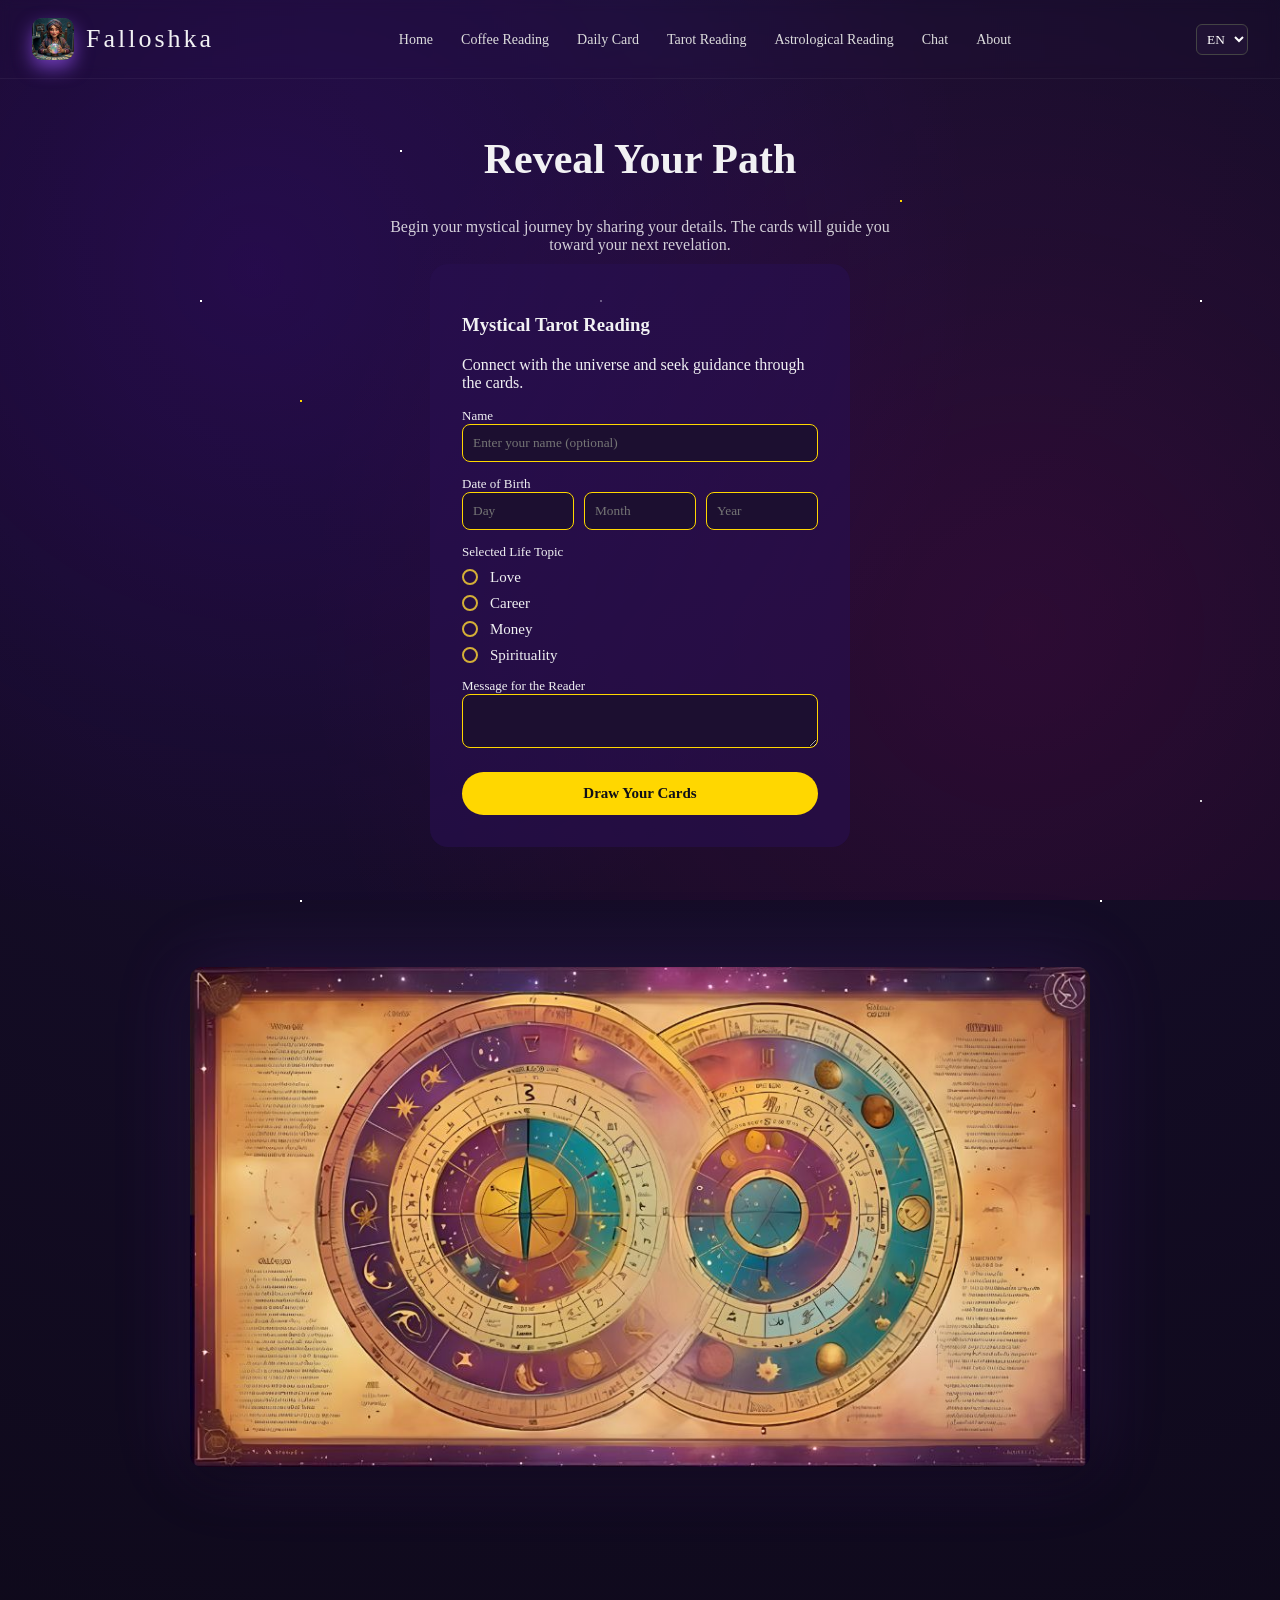
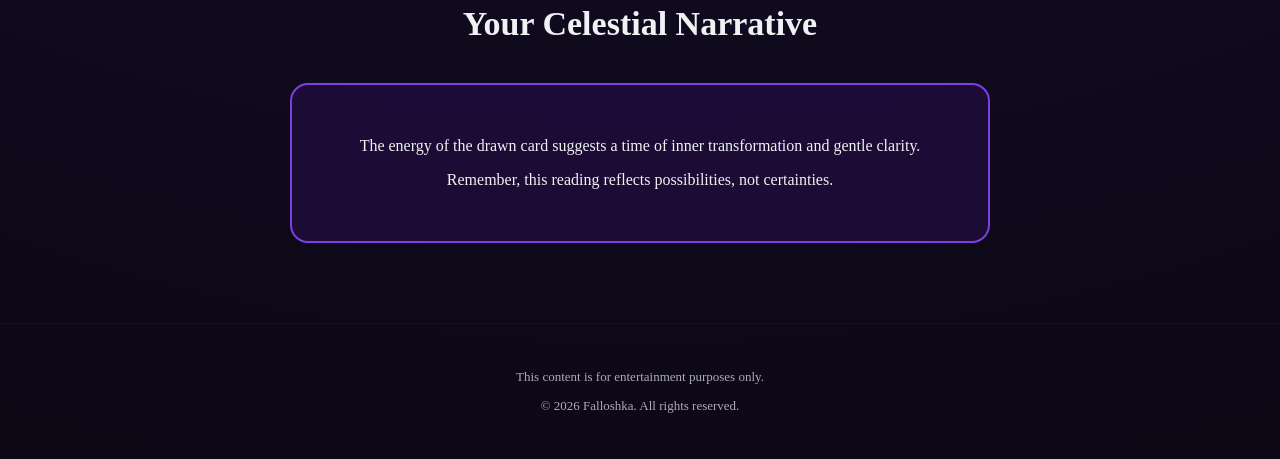
<file: astro-reading.html>
<!DOCTYPE html>
<html lang="en">

<head>
  <!-- Google tag (gtag.js) -->
  <script async src="https://www.googletagmanager.com/gtag/js?id=G-GD12TT6BWK"></script>
  <script>
    window.dataLayer = window.dataLayer || [];
    function gtag() { dataLayer.push(arguments); }
    gtag('js', new Date());

    gtag('config', 'G-GD12TT6BWK');
  </script>
  <meta charset="UTF-8">
  <title>Falloshka – Astrological Reading</title>
  <!-- ✅ Favicon (ADD HERE) -->
  <link rel="apple-touch-icon" sizes="180x180" href="images/apple-touch-icon.png">
  <link rel="icon" type="image/png" sizes="32x32" href="images/favicon-32x32.png">
  <link rel="icon" type="image/png" sizes="16x16" href="images/favicon-16x16.png">
  <link rel="icon" href="images/favicon.ico">
  <link rel="manifest" href="images/site.webmanifest">
  <meta name="viewport" content="width=device-width, initial-scale=1.0">
  <link rel="stylesheet" href="style.css">
</head>

<body class="page-astro">
    <div class="stars"></div>
    <div class="stars2"></div>
    <div class="stars3"></div>
    <div id="meteor-container"></div> 

  <header class="navbar">
    <a href="index.html" class="brand">
      <img src="images/logo.jpg" alt="Falloshka Logo" class="logo">
      <span>Falloshka</span>
    </a>
    <!-- ✅ HAMBURGER -->

    <button class="hamburger" id="hamburger">
      <span></span>
      <span></span>
      <span></span>
    </button>


    <!-- ✅ NAV -->
    <nav id="navMenu">
      <a href="index.html" data-i18n="navHome">Home</a>
      <a href="coffee.html" data-i18n="navCoffee">Coffee Reading</a>
      <a href="daily-card.html" data-i18n="navDaily">Daily Card</a>
      <a href="tarot-reading.html" data-i18n="navTarot">Tarot Reading</a>
      <a href="astro-reading.html" data-i18n="navAstro">Astrological Reading</a>
      <a href="chat.html" data-i18n="navChat">Chat</a>
      <a href="about.html" data-i18n="navAbout">About</a>
    </nav>

    <select id="languageSelector">
      <option value="en">EN</option>
      <option value="tr">TR</option>
      <option value="de">DE</option>
      <option value="sr">SR</option>
      <option value="sk">SK</option>
    </select>
  </header>

  <!-- HERO -->
  <section class="hero">
    <h1 data-i18n="readingHeroTitle">Reveal Your Path</h1>
    <p data-i18n="readingHeroText">
      Begin your mystical journey by sharing your details.
      The cards will guide you toward your next revelation.
    </p>
  </section>

  <!-- FORM -->
  <section class="reading-form">
    <div class="form-box">
      <h3 data-i18n="readingFormTitle">Mystical Tarot Reading</h3>
      <p data-i18n="readingFormSubtitle">
        Connect with the universe and seek guidance through the cards.
      </p>

      <label data-i18n="readingLabelName">Name</label>
      <input id="userName" type="text" data-i18n-placeholder="readingPhName" placeholder="">

      <label data-i18n="readingLabelDob">Date of Birth</label>
      <div class="dob">
        <input id="birthDay" type="text" data-i18n-placeholder="readingPhDay" placeholder="">
        <input id="birthMonth" type="text" data-i18n-placeholder="readingPhMonth" placeholder="">
        <input id="birthYear" type="text" data-i18n-placeholder="readingPhYear" placeholder="">
      </div>


      <label data-i18n="readingLabelTopic">Selected Life Topic *</label>

      <div class="radio-group">
        <label class="custom-radio">
          <input type="radio" name="topic" value="love">
          <span class="radio-circle"></span>
          <span class="radio-text" data-i18n="readingTopicLove">Love</span>
        </label>

        <label class="custom-radio">
          <input type="radio" name="topic" value="career">
          <span class="radio-circle"></span>
          <span class="radio-text" data-i18n="readingTopicCareer">Career</span>
        </label>

        <label class="custom-radio">
          <input type="radio" name="topic" value="money">
          <span class="radio-circle"></span>
          <span class="radio-text" data-i18n="readingTopicMoney">Money</span>
        </label>

        <label class="custom-radio">
          <input type="radio" name="topic" value="spiritual">
          <span class="radio-circle"></span>
          <span class="radio-text" data-i18n="readingTopicSpiritual">Spirituality</span>
        </label>
      </div>



      <label data-i18n="readingLabelMessage">Message for the Reader</label>
      <textarea id="userMessage" data-i18n-placeholder="readingPhMessage" placeholder="">
    </textarea>
      <button id="astroSubmit" class="primary-btn full" data-i18n="readingBtnDraw">
        Draw Your Cards
      </button>
    </div>
  </section>

  <!-- ASTROLOGY CHART IMAGE -->
  <section class="astro-visual">
    <img src="images/astrology-wheel.jpg" alt="Astrological Chart">
  </section>



  <!-- RESULT -->
  <section class="result">
    <h2 data-i18n="readingResultTitle">Your Celestial Narrative</h2>
    <div class="result-box">
      <p id="astroResult" data-i18n="readingResultText">
        The energy of the drawn card suggests a time of inner transformation and gentle clarity.
      </p>
      <p data-i18n="readingResultNote">
        Remember, this reading reflects possibilities, not certainties.
      </p>
    </div>
  </section>

  <footer>
    <p data-i18n="footerText">
      This content is for entertainment purposes only.
    </p>
    <p>
      © 2026 Falloshka. All rights reserved.
    </p>
  </footer>

  <!-- ✅ TEK JS DOSYASI -->
  <script src="main.js"></script>
  <!-- CARD INFO MODAL -->
  <div id="cardModal" class="modal hidden">
    <div class="modal-content">
      <button id="closeModal" class="modal-close">×</button>
      <h3 id="modalTitle"></h3>
      <p id="modalText"></p>
    </div>
  </div>
</body>

</html>
</file>
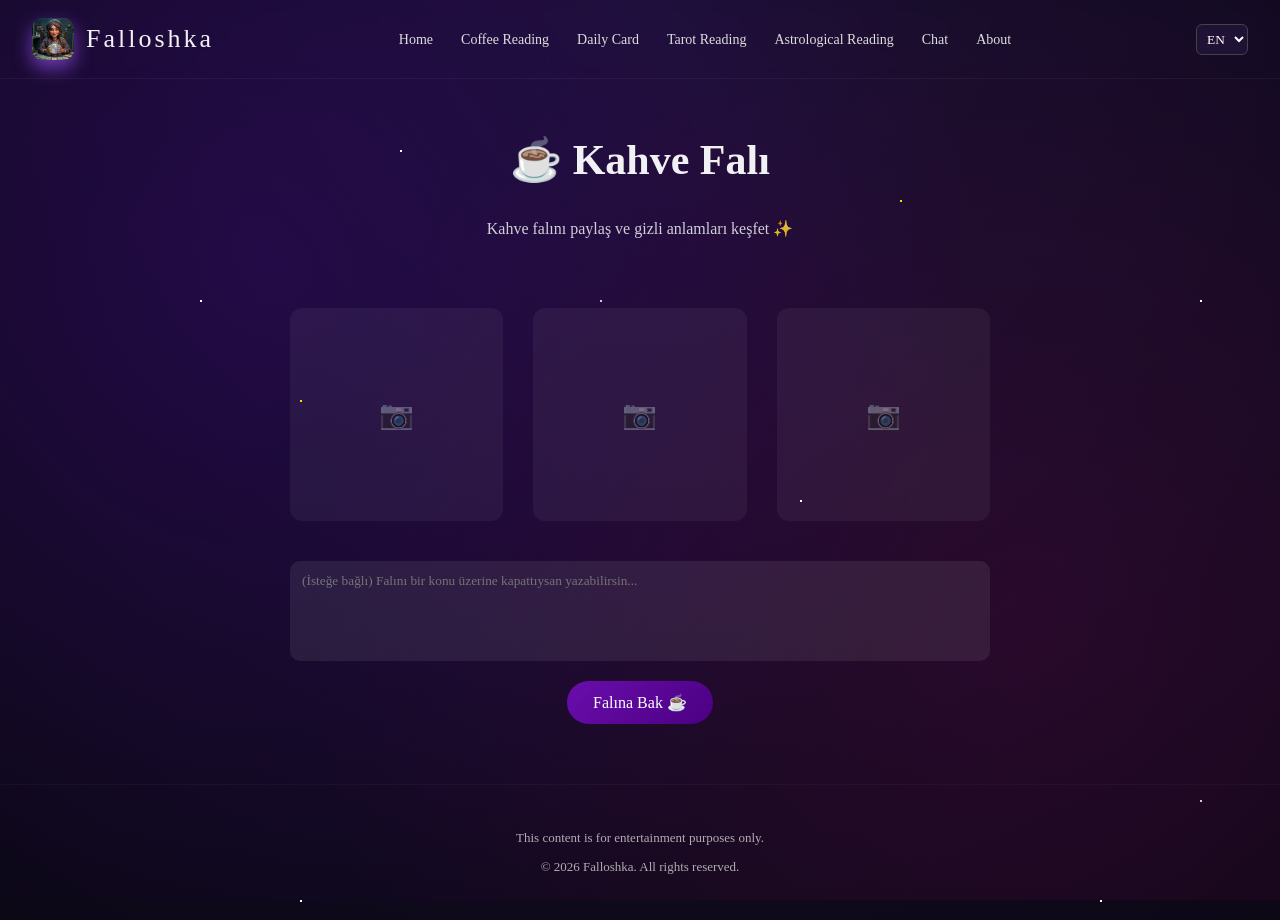
<file: coffee.html>
<!DOCTYPE html>
<html lang="en">

<head>
  <!-- Google tag -->
  <script async src="https://www.googletagmanager.com/gtag/js?id=G-GD12TT6BWK"></script>
  <script>
    window.dataLayer = window.dataLayer || [];
    function gtag() { dataLayer.push(arguments); }
    gtag('js', new Date());
    gtag('config', 'G-GD12TT6BWK');
  </script>

  <meta charset="UTF-8">
  <meta name="viewport" content="width=device-width, initial-scale=1.0">
  <title>Coffee Reading</title>
  <!-- ✅ Favicon (ADD HERE) -->
  <link rel="apple-touch-icon" sizes="180x180" href="images/apple-touch-icon.png">
  <link rel="icon" type="image/png" sizes="32x32" href="images/favicon-32x32.png">
  <link rel="icon" type="image/png" sizes="16x16" href="images/favicon-16x16.png">
  <link rel="icon" href="images/favicon.ico">
  <link rel="manifest" href="images/site.webmanifest">

  <link rel="stylesheet" href="style.css">
</head>

<body class="page-coffee">
    <div class="stars"></div>
    <div class="stars2"></div>
    <div class="stars3"></div>
    <div id="meteor-container"></div>
  <!-- ✅ HEADER -->
  <header class="navbar">
    <a href="index.html" class="brand">
      <img src="images/logo.jpg" class="logo">
      <span>Falloshka</span>
    </a>

    <button class="hamburger" id="hamburger">
      <span></span>
      <span></span>
      <span></span>
    </button>

    <!-- ✅ NAV -->
    <nav id="navMenu">
      <a href="index.html" data-i18n="navHome">Home</a>
      <a href="coffee.html" data-i18n="navCoffee">Coffee Reading</a>
      <a href="daily-card.html" data-i18n="navDaily">Daily Card</a>
      <a href="tarot-reading.html" data-i18n="navTarot">Tarot Reading</a>
      <a href="astro-reading.html" data-i18n="navAstro">Astrological Reading</a>
      <a href="chat.html" data-i18n="navChat">Chat</a>
      <a href="about.html" data-i18n="navAbout">About</a>
    </nav>

    <select id="languageSelector">
      <option value="en">EN</option>
      <option value="tr">TR</option>
      <option value="de">DE</option>
      <option value="sr">SR</option>
      <option value="sk">SK</option>
    </select>
  </header>

  <!-- ✅ HERO -->
  <section class="hero">
    <div class="hero-content">
      <h1>☕ Kahve Falı</h1>
      <p>
        Kahve falını paylaş ve gizli anlamları keşfet ✨
      </p>
    </div>
  </section>

  <!-- ✅ UPLOAD -->
  <section class="coffee-upload">

    <!-- ✅ TEK INPUT -->
    <input type="file" id="coffeeImages" accept="image/*" multiple hidden>

    <!-- ✅ PREVIEW -->
    <div class="cups" id="cupBoxes">
      <div class="cup-box" data-index="0">📷</div>
      <div class="cup-box" data-index="1">📷</div>
      <div class="cup-box" data-index="2">📷</div>
    </div>

    <!-- ✅ MESSAGE -->
    <textarea id="coffeeMessage"
      placeholder="(İsteğe bağlı) Falını bir konu üzerine kapattıysan yazabilirsin..."></textarea>

    <!-- ✅ BUTTON -->
    <button id="coffeeSubmit">Falına Bak ☕</button>

    <!-- ✅ RESULT -->
    <div class="result-box">
      <p id="coffeeResult"></p>
    </div>

  </section>

  <footer>
    <p>This content is for entertainment purposes only.</p>
    <p>
      © 2026 Falloshka. All rights reserved.
    </p>
  </footer>

  <script src="main.js"></script>

  <!-- ✅ IMAGE PREVIEW SCRIPT -->
  <script>
    async function compressImage(file) {
      const img = await createImageBitmap(file);
      const canvas = document.createElement("canvas");
      const ctx = canvas.getContext("2d");

      const MAX = 512;

      let width = img.width;
      let height = img.height;

      if (width > height) {
        if (width > MAX) {
          height *= MAX / width;
          width = MAX;
        }
      } else {
        if (height > MAX) {
          width *= MAX / height;
          height = MAX;
        }
      }

      canvas.width = width;
      canvas.height = height;
      ctx.drawImage(img, 0, 0, width, height);

      return canvas.toDataURL("image/jpeg", 0.7);
    }

    const input = document.getElementById("coffeeImages");
    const cups = document.querySelectorAll(".cup-box");

    cups.forEach(cup => {
      cup.addEventListener("click", () => {
        input.click();
      });
    });


    input.addEventListener("change", async () => {
      const files = Array.from(input.files);

      if (files.length !== 3) {
        alert("Lütfen tam olarak 3 fotoğraf seç.");
        return;
      }

      // ✅ reset (EKLE)
      cups.forEach(cup => cup.innerHTML = "📷");

      for (let i = 0; i < cups.length; i++) {
        const file = files[i];

        const compressed = await compressImage(file);

        cups[i].innerHTML = "";

        const img = document.createElement("img");
        img.src = compressed;
        img.style.width = "100%";
        img.style.borderRadius = "10px";

        cups[i].appendChild(img);
      }
    });
  </script>

</body>

</html>
</file>
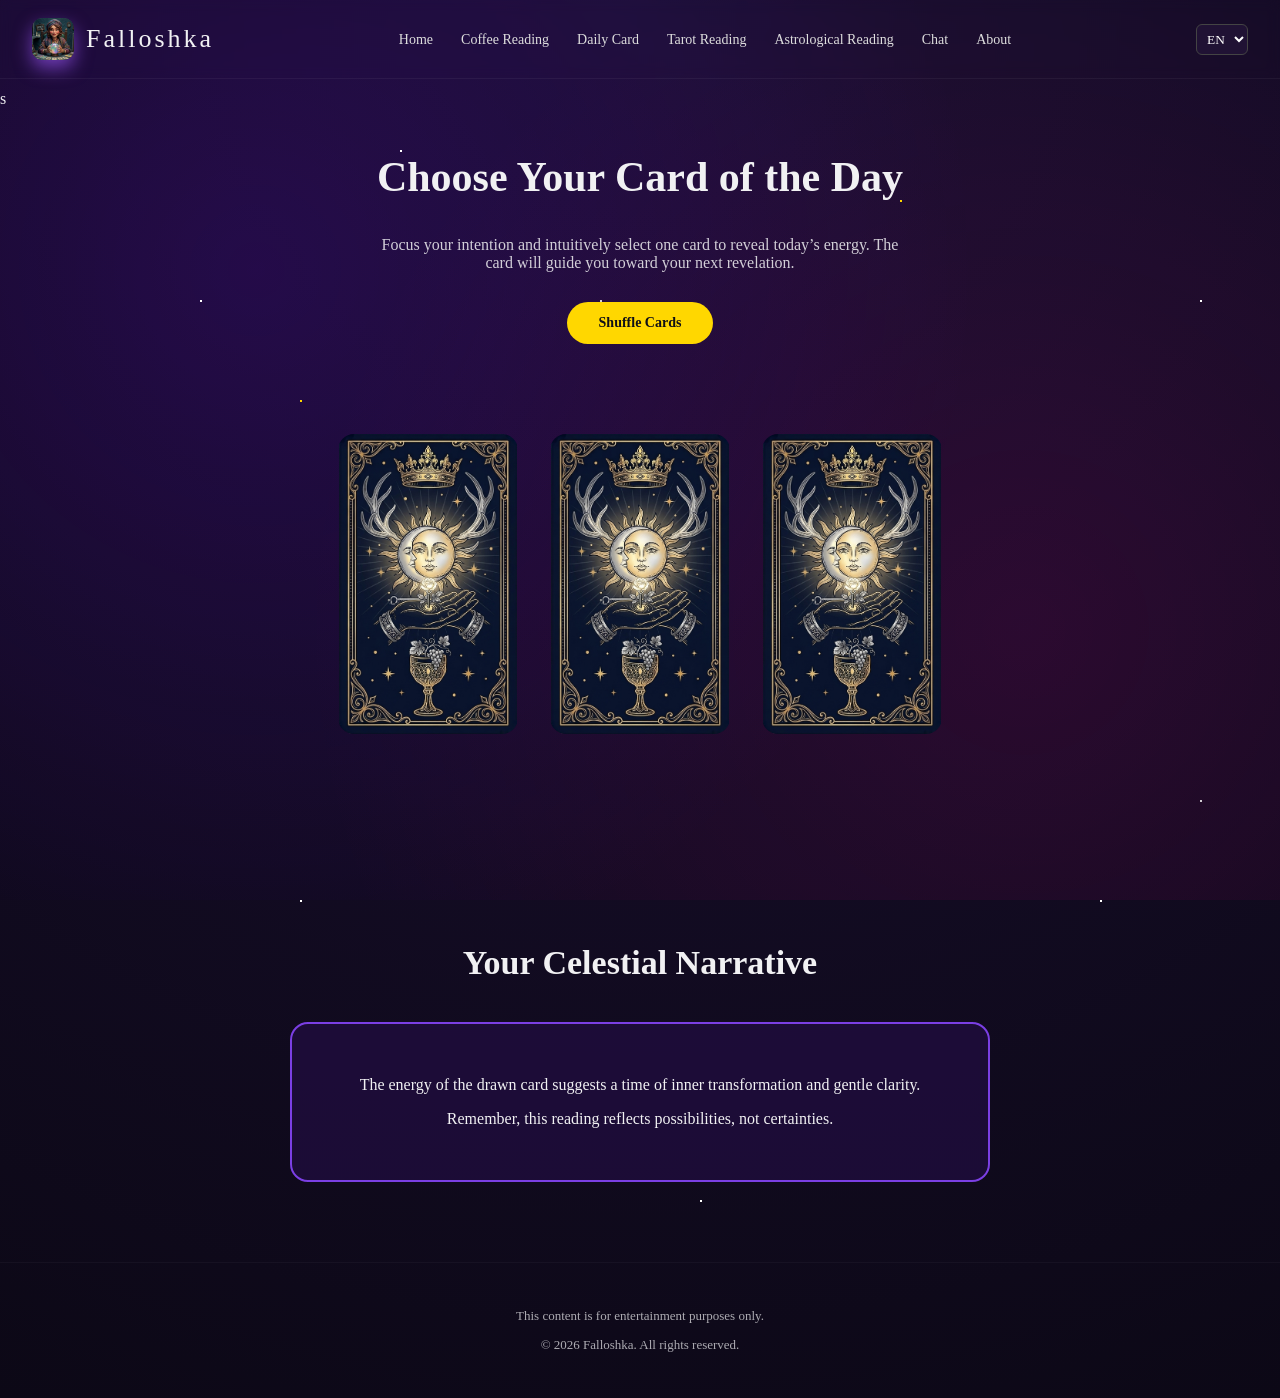
<file: daily-card.html>
<!DOCTYPE html>
<html lang="en">

<head>
  <!-- Google tag (gtag.js) -->
  <script async src="https://www.googletagmanager.com/gtag/js?id=G-GD12TT6BWK"></script>
  <script>
    window.dataLayer = window.dataLayer || [];
    function gtag() { dataLayer.push(arguments); }
    gtag('js', new Date());

    gtag('config', 'G-GD12TT6BWK');
  </script>
  <meta charset="UTF-8">
  <title>Falloshka – Daily Card</title>
  <!-- ✅ Favicon (ADD HERE) -->
  <link rel="apple-touch-icon" sizes="180x180" href="images/apple-touch-icon.png">
  <link rel="icon" type="image/png" sizes="32x32" href="images/favicon-32x32.png">
  <link rel="icon" type="image/png" sizes="16x16" href="images/favicon-16x16.png">
  <link rel="icon" href="images/favicon.ico">
  <link rel="manifest" href="images/site.webmanifest">
  <meta name="viewport" content="width=device-width, initial-scale=1.0">
  <link rel="stylesheet" href="style.css">
</head>

<body class="page-tarot page-daily">

    <div class="stars"></div>
    <div class="stars2"></div>
    <div class="stars3"></div>
    <div id="meteor-container"></div>s

  <header class="navbar">
    <a href="index.html" class="brand">
      <img src="images/logo.jpg" alt="Falloshka Logo" class="logo">
      <span>Falloshka</span>
    </a>

    <!-- ✅ HAMBURGER -->

    <button class="hamburger" id="hamburger">
      <span></span>
      <span></span>
      <span></span>
    </button>


    <!-- ✅ NAV -->
    <nav id="navMenu">
      <a href="index.html" data-i18n="navHome">Home</a>
      <a href="coffee.html" data-i18n="navCoffee">Coffee Reading</a>
      <a href="daily-card.html" data-i18n="navDaily">Daily Card</a>
      <a href="tarot-reading.html" data-i18n="navTarot">Tarot Reading</a>
      <a href="astro-reading.html" data-i18n="navAstro">Astrological Reading</a>
      <a href="chat.html" data-i18n="navChat">Chat</a>
      <a href="about.html" data-i18n="navAbout">About</a>
    </nav>



    <select id="languageSelector">
      <option value="en">EN</option>
      <option value="tr">TR</option>
      <option value="de">DE</option>
      <option value="sr">SR</option>
      <option value="sk">SK</option>
    </select>
  </header>

  <!-- HERO -->
  <section class="hero">
    <h1 data-i18n="dailyHeroTitle">Choose Your Card of the Day</h1>
    <p data-i18n="dailyHeroText">
      Focus your intention and intuitively select one card to reveal today’s energy.
      The card will guide you toward your next revelation.
    </p>
  </section>

  <div class="draw-cta">
    <button id="drawBtn" type="button" class="primary-btn" data-i18n="tarotShuffleBtn">
      Shuffle Cards
    </button>
  </div>

  <!-- TAROT CARDS -->
  <section class="cards tarot-spread">

    <div class="tarot-card">
      <div class="card-smoke"></div>
      <div class="card-inner">

        <div class="card-back">
          <img src="images/back-cart 3.png" class="card-fallback" alt="Tarot card back">
        </div>
        <div class="card-front"></div>
      </div>
    </div>

    <div class="tarot-card">
      <div class="card-smoke"></div>
      <div class="card-inner">

        <div class="card-back">
          <img src="images/back-cart 3.png" class="card-fallback" alt="Tarot card back">
        </div>
        <div class="card-front"></div>
      </div>
    </div>

    <div class="tarot-card">
      <div class="card-smoke"></div>
      <div class="card-inner">

        <div class="card-back">
          <img src="images/back-cart 3.png" class="card-fallback" alt="Tarot card back">
        </div>
        <div class="card-front"></div>
      </div>
    </div>

  </section>

  <section class="card-names">
    <button class="card-name-btn hidden" data-index="0"></button>
    <button class="card-name-btn hidden" data-index="1"></button>
    <button class="card-name-btn hidden" data-index="2"></button>
  </section>


  <!-- RESULT -->
  <section class="result">
    <h2 data-i18n="readingResultTitle">Your Celestial Narrative</h2>
    <div class="result-box">
      <p data-i18n="readingResultText">
        The energy of the drawn card suggests a time of inner transformation and gentle clarity.
      </p>
      <p data-i18n="readingResultNote">
        Remember, this reading reflects possibilities, not certainties.
      </p>
    </div>
  </section>

  <footer>
    <p data-i18n="footerText">
      This content is for entertainment purposes only.
    </p>
    <p>
      © 2026 Falloshka. All rights reserved.
    </p>
  </footer>

  <!-- ✅ TEK JS DOSYASI -->
  <script src="main.js"></script>
  <!-- CARD INFO MODAL -->
  <div id="cardModal" class="modal hidden">
    <div class="modal-content">
      <button id="closeModal" class="modal-close">×</button>
      <h3 id="modalTitle"></h3>
      <p id="modalText"></p>
    </div>
  </div>
</body>

</html>
</file>
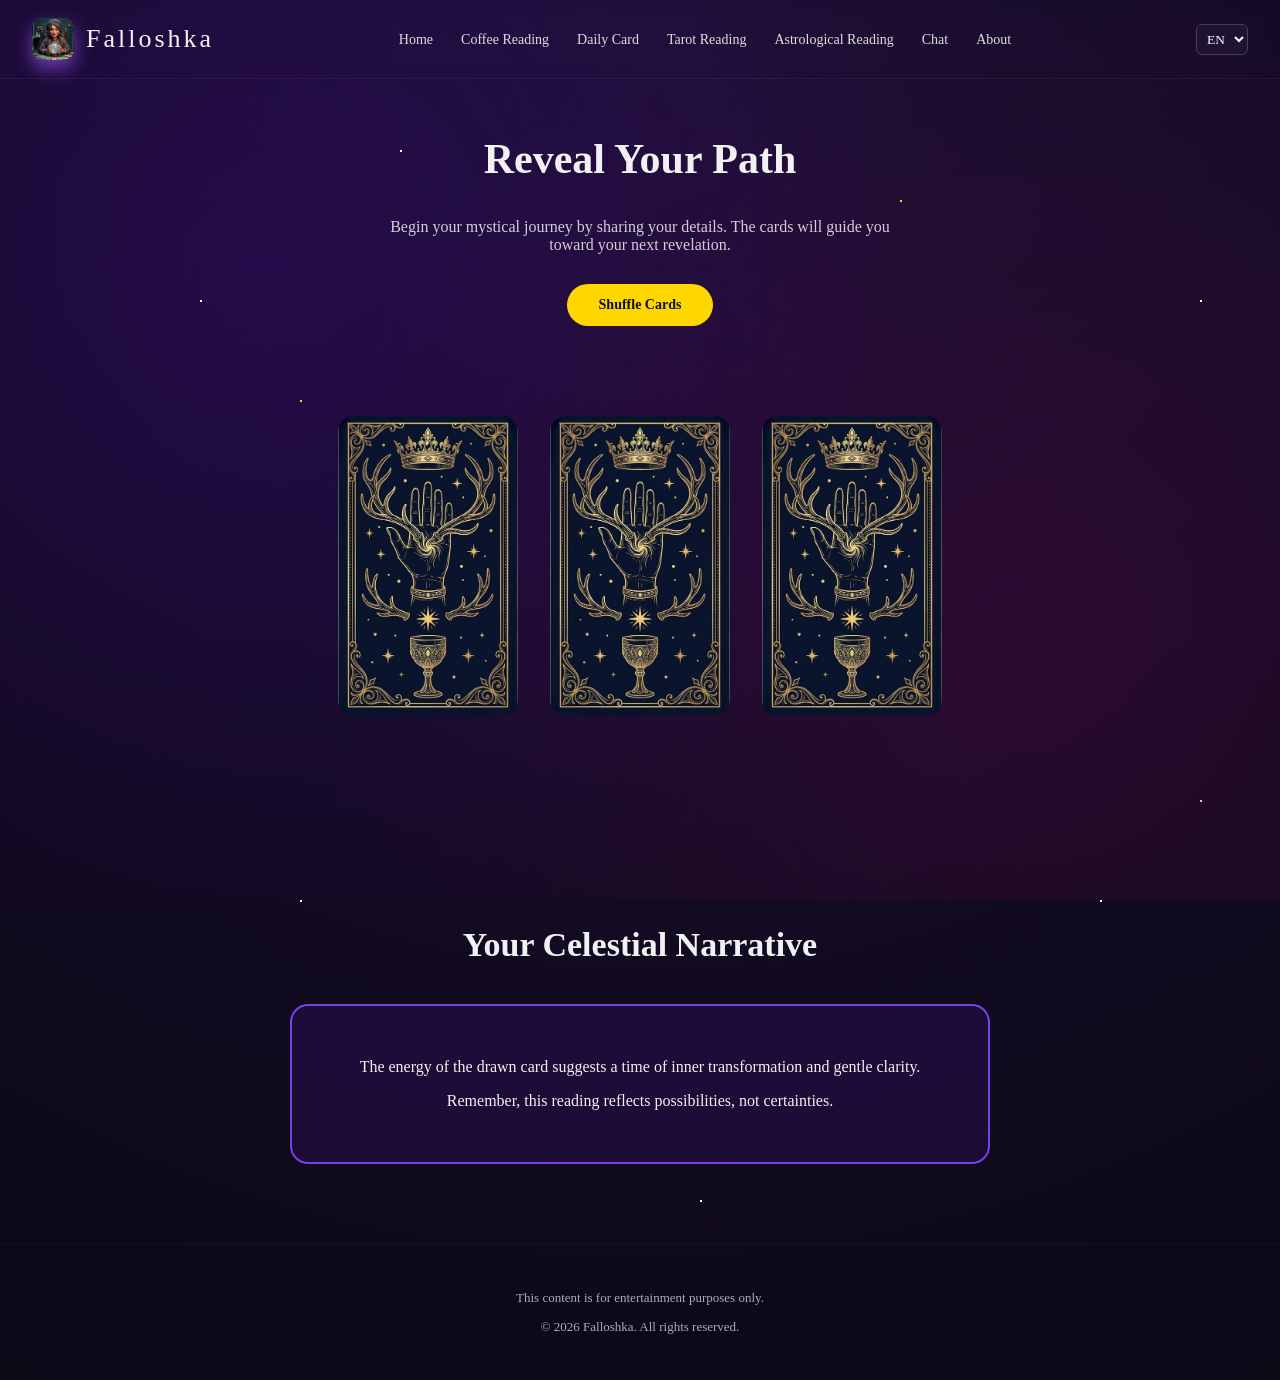
<file: tarot-reading.html>
<!DOCTYPE html>
<html lang="en">

<head>
  <!-- Google tag (gtag.js) -->
  <script async src="https://www.googletagmanager.com/gtag/js?id=G-GD12TT6BWK"></script>
  <script>
    window.dataLayer = window.dataLayer || [];
    function gtag() { dataLayer.push(arguments); }
    gtag('js', new Date());

    gtag('config', 'G-GD12TT6BWK');
  </script>
  <meta charset="UTF-8">
  <title>Falloshka – Tarot Reading</title>
  <!-- ✅ Favicon (ADD HERE) -->
  <link rel="apple-touch-icon" sizes="180x180" href="images/apple-touch-icon.png">
  <link rel="icon" type="image/png" sizes="32x32" href="images/favicon-32x32.png">
  <link rel="icon" type="image/png" sizes="16x16" href="images/favicon-16x16.png">
  <link rel="icon" href="images/favicon.ico">
  <link rel="manifest" href="images/site.webmanifest">
  <meta name="viewport" content="width=device-width, initial-scale=1.0">
  <link rel="stylesheet" href="style.css">
</head>

<body class="page-tarot">
    <div class="stars"></div>
    <div class="stars2"></div>
    <div class="stars3"></div>
    <div id="meteor-container"></div>

  <header class="navbar">
    <a href="index.html" class="brand">
      <img src="images/logo.jpg" alt="Falloshka Logo" class="logo">
      <span>Falloshka</span>
    </a>


    <button class="hamburger" id="hamburger">
      <span></span>
      <span></span>
      <span></span>
    </button>


    <!-- ✅ NAV -->

    <nav id="navMenu">
      <a href="index.html" data-i18n="navHome">Home</a>
      <a href="coffee.html" data-i18n="navCoffee">Coffee Reading</a>
      <a href="daily-card.html" data-i18n="navDaily">Daily Card</a>
      <a href="tarot-reading.html" data-i18n="navTarot">Tarot Reading</a>
      <a href="astro-reading.html" data-i18n="navAstro">Astrological Reading</a>
      <a href="chat.html" data-i18n="navChat">Chat</a>
      <a href="about.html" data-i18n="navAbout">About</a>
    </nav>


    <select id="languageSelector">
      <option value="en">EN</option>
      <option value="tr">TR</option>
      <option value="de">DE</option>
      <option value="sr">SR</option>
      <option value="sk">SK</option>
    </select>
  </header>

  <!-- HERO -->
  <section class="hero">
    <h1 data-i18n="readingHeroTitle">Reveal Your Path</h1>
    <p data-i18n="readingHeroText">
      Begin your mystical journey by sharing your details.
      The cards will guide you toward your next revelation.
    </p>
  </section>

  <div class="draw-cta">
    <button id="drawBtn" type="button" class="primary-btn" data-i18n="tarotShuffleBtn">
      Shuffle Cards
    </button>
  </div>

  <!-- TAROT CARDS -->
  <section class="cards tarot-spread">

    <div class="tarot-card" data-index="0">
      <div class="card-smoke"></div>
      <div class="card-inner">

        <div class="card-back">
          <img src="images/back-cart.png" class="card-fallback" alt="Tarot card back">
        </div>
        <div class="card-front"></div>
      </div>
    </div>

    <div class="tarot-card" data-index="1">
      <div class="card-smoke"></div>
      <div class="card-inner">

        <div class="card-back">
          <img src="images/back-cart.png" class="card-fallback" alt="Tarot card back">
        </div>
        <div class="card-front"></div>
      </div>
    </div>

    <div class="tarot-card" data-index="2">
      <div class="card-smoke"></div>
      <div class="card-inner">

        <div class="card-back">
          <img src="images/back-cart.png" class="card-fallback" alt="Tarot card back">
        </div>
        <div class="card-front"></div>
      </div>
    </div>

  </section>

  <section class="card-names">
    <button class="card-name-btn hidden" data-index="0"></button>
    <button class="card-name-btn hidden" data-index="1"></button>
    <button class="card-name-btn hidden" data-index="2"></button>
  </section>


  <!-- RESULT -->
  <section class="result">
    <h2 data-i18n="readingResultTitle">Your Celestial Narrative</h2>
    <div class="result-box">
      <p data-i18n="readingResultText">
        The energy of the drawn card suggests a time of inner transformation and gentle clarity.
      </p>
      <p data-i18n="readingResultNote">
        Remember, this reading reflects possibilities, not certainties.
      </p>
    </div>
  </section>

  <footer>
    <p data-i18n="footerText">
      This content is for entertainment purposes only.
    </p>
    <p>
      © 2026 Falloshka. All rights reserved.
    </p>
  </footer>

  <!-- ✅ TEK JS DOSYASI -->
  <script src="main.js"></script>
  <!-- CARD INFO MODAL -->
  <div id="cardModal" class="modal hidden">
    <div class="modal-content">
      <button id="closeModal" class="modal-close">×</button>
      <h3 id="modalTitle"></h3>
      <p id="modalText"></p>
    </div>
  </div>
</body>

</html>
</file>
<file: style.css>
* {
  box-sizing: border-box;
  font-family: "Georgia", serif;
}

body {
  padding-top: 90px;
  margin: 0;
  background: radial-gradient(circle at top, #1b1033, #0c0816);
  color: #f1f1f3;
  overflow-x: hidden;
}



/* NAVBAR */
.navbar {
  position: fixed;        /* 🔴 SABİTLER */
  
  top: 0;
  left: 0;
  width: 100%;

  z-index: 1000;          /* 🔴 HER ŞEYİN ÜSTÜNDE */
  
  display: flex;
  align-items: center;
  justify-content: space-between;

  padding: 18px 32px;
  border-bottom: 1px solid rgba(255,255,255,0.05);

  /*background: rgba(20, 10, 40, 0.85);  ✅ hafif şeffaf */
  backdrop-filter: blur(6px);         /* ✅ cam efekti */
}


.brand {
  display: flex;
  align-items: center;
  gap: 12px; /* logo ile yazı arası */
  font-size: 26px;
  letter-spacing: 3px;

  text-decoration: none;   /* underline kalksın */
  color: inherit;          /* navbar rengi korunsun */
  cursor: pointer;
}


.logo {
  height: 42px;
  width: auto;
  display: block;

  /* Köşeler */
  border-radius: 10px;

  /* 3D / derinlik hissi */
  background: rgba(255, 255, 255, 0.08);
  box-shadow:
  0 8px 18px rgba(160, 90, 255, 0.6),
    inset 0 1px 2px rgba(255, 255, 255, 0.35);
}


.brand:hover .logo {
  transform: translateY(-1px) scale(1.03);
  box-shadow:
    0 4px 10px rgba(0, 0, 0, 0.35),
    inset 0 1px 1px rgba(255, 255, 255, 0.25);
}


nav a {
  margin: 0 12px;
  color: #ddd;
  text-decoration: none;
  font-size: 14px;
}

nav a:hover {
  color: #ffd700;
}

select {
  background: #201234;
  color: #fff;
  border: 1px solid #444;
  padding: 6px;
  border-radius: 6px;
}

/* HERO */
.page-home .hero {
  min-height: 85vh;
  display: flex;
  align-items: center;
  padding: 80px 10%;
  background: url("images/kure.jpg") no-repeat center/cover;
}

.page-home .hero-content {
  max-width: 520px;
  background: rgba(40,20,70,0.6);
  padding: 40px;
  border-radius: 18px;
}

.page-home .hero h1 {
  font-size: 46px;
  line-height: 1.1;
  margin-bottom: 20px;
}

.page-home .hero p {
  opacity: 0.9;
  margin-bottom: 28px;
}

/* BUTTON BASE – button + a SAME LOOK */
.primary-btn {
  display: inline-flex;              /* 🔴 EN ÖNEMLİ SATIR */
  align-items: center;
  justify-content: center;

  background: #ffd700;
  color: #0f0f17;

  padding: 14px 28px;
  border-radius: 999px;

  font-weight: 600;
  font-size: 15px;
  line-height: 1;                     /* 🔴 text dikey ortalama */

  text-decoration: none;              /* <a> underline temizlenir */
  border: none;
  cursor: pointer;

  transition: all 0.25s ease;
}

/* SMALL VARIANT */
.primary-btn.small {
  padding: 12px 26px;
  font-size: 14px;
}

/* HOVER */
.primary-btn:hover {
  background: #ffea61;
  transform: translateY(-1px);
}

/* EXPERIENCE */
.page-home .experience {
  padding: 100px 10%;
}

.page-home .experience-grid {
  display: grid;
  grid-template-columns: 1fr 1fr;
  gap: 60px;
  align-items: center;
}

.page-home .card-image {
  width: 100%;
  max-width: 360px;
  margin: auto;
}

.page-home .card-image img {
  width: 100%;
  height: auto;
  border-radius: 18px;
  box-shadow: 0 0 40px rgba(150, 90, 255, 0.4);
  
}

.page-home .experience-text h2 {
  font-size: 32px;
  margin-bottom: 16px;
}

.page-home .note {
  font-size: 13px;
  opacity: 0.7;
}

/* CARDS */
.page-tarot .cards {
  display: flex;
  justify-content: center;
  gap: 32px;
  padding: 60px 10%;
}


/* === TAROT CARD – TRUE FLIP SYSTEM === */

.page-tarot .tarot-card {
  width: 180px;
  height: 300px;
  perspective: 1000px; /* 3D derinlik */
  perspective-origin: right center;
  cursor: pointer;
}

/* Dönen katman */
.page-tarot .card-inner {
  width: 100%;
  height: 100%;
  position: relative;
  transform-style: preserve-3d;
  /* transition: transform 0.9s ease; */
   transition: transform 0.9s cubic-bezier(.4, .0, .2, 1); /* daha yönlü akış */
}

/* Kart açıldığında döner */
.page-tarot .tarot-card.open .card-inner {
  transform: rotateY(180deg);
}

/* Ortak yüz ayarı */
.page-tarot .card-front,
.page-tarot .card-back {
  position: absolute;
  inset: 0;
  border-radius: 16px;
  backface-visibility: hidden; /* 🔴 kritik */
  overflow: hidden;
}

/* Kart arkası */
.page-tarot .card-back img {
  width: 100%;
  height: 100%;
  object-fit: contain;
  display: block;
}

/* Kart ön yüzü */
.page-tarot .card-front {
  transform: rotateY(180deg);
  background-size: cover;
  background-position: center;
  background-repeat: no-repeat;
  box-shadow: 0 0 60px rgba(255, 215, 0, 0.8);
}

.tarot-card.disabled {
  opacity: 0.4;
  filter: grayscale(0.7);
  cursor: not-allowed;
  pointer-events: none;
}
/* RESULT HOME*/
.page-home .result {
  padding: 80px 10%;
  text-align: center;
}

.page-home .result h2 {
  font-size: 34px;
  margin-bottom: 40px;
}

.page-home .result-box {
  max-width: 700px;
  margin: auto;
  padding: 36px;
  border-radius: 18px;
  border: 2px solid #7b3fe4;
  background: rgba(40,15,80,0.5);
}
/* RESULT TAROT*/
.page-tarot .result {
  padding: 80px 10%;
  text-align: center;
}

.page-tarot .result h2 {
  font-size: 34px;
  margin-bottom: 40px;
}

.page-tarot .result-box {
  max-width: 700px;
  margin: auto;
  padding: 36px;
  border-radius: 18px;
  border: 2px solid #7b3fe4;
  background: rgba(40,15,80,0.5);
}
/* RESULT ASTRO*/
.page-astro .result {
  padding: 80px 10%;
  text-align: center;
}

.page-astro .result h2 {
  font-size: 34px;
  margin-bottom: 40px;
}

.page-astro .result-box {
  max-width: 700px;
  margin: auto;
  padding: 36px;
  border-radius: 18px;
  border: 2px solid #7b3fe4;
  background: rgba(40,15,80,0.5);
}
.result-box p {
  white-space: pre-line;
}

/* FOOTER */
footer {
  padding: 32px;
  text-align: center;
  font-size: 13px;
  opacity: 0.7;
  border-top: 1px solid rgba(255,255,255,0.05);
}

/* READING HERO */
.hero {
  text-align: center;
  padding: 10px 10%;
}

.hero h1 {
  font-size: 42px;
}

.hero p {
  max-width: 520px;
  margin: auto;
  opacity: 0.85;
}

/* FORM */
.page-astro .reading-form {
  display: flex;
  justify-content: center;
  padding-bottom: 80px;
}

.page-astro .form-box {
  background: rgba(40,15,80,0.6);
  padding: 32px;
  width: 420px;
  border-radius: 18px;
}

.page-astro .form-box h3 {
  margin-bottom: 20px;
}

.page-astro .form-box label {
  display: block;
  margin-top: 14px;
  font-size: 13px;
}

.page-astro .form-box input,
.page-astro .form-box textarea {
  width: 100%;
  padding: 10px;
  background: #1c0f30;
  border: 1px solid #ffd700;
  border-radius: 8px;
  color: #fff;
}

.page-astro .dob {
  display: flex;
  gap: 10px;
}

/* RADIO GROUP – genel blok */
.page-astro .radio-group {
  display: flex;
  flex-direction: column;
  gap: 8px;                 /* 🔽 Daha yakın: 14px → 8px */
  margin-top: 8px;
}

/* SATIR */
.page-astro .custom-radio {
  display: flex;
  align-items: center;      /* ✅ Yazıyla tam hizalama */
  gap: 8px;                /* 🔽 Daha yakın: 10px → 8px */
  cursor: pointer;
}

/* GERÇEK RADIO'YU GİZLE */
.page-astro .custom-radio input[type="radio"] {
  position: absolute;
  opacity: 0;
  pointer-events: none;
}

/* ÇİZİLEN DAİRE (ANA KISIM) */
.page-astro .radio-circle {
  width: 16px;                         /* 🔽 Bir tık daha zarif */
  height: 16px;
  border: 2px solid #d4af37;
  border-radius: 50%;                  /* ✅ TAM DAİRE */
  box-sizing: border-box;
  position: relative;
  flex-shrink: 0;                      /* 🔴 ÇIZGI SORUNUNU KÖKTEN ÇÖZER */
}

/* SEÇİLİNCE İÇ NOKTA */
.page-astro .custom-radio input[type="radio"]:checked + .radio-circle::after {
  content: "";
  width: 8px;
  height: 8px;
  background: #d4af37;
  border-radius: 50%;
  position: absolute;
  top: 50%;
  left: 50%;
  transform: translate(-50%, -50%);
}

/* YAZI */
.page-astro .radio-text {
  font-size: 15px;
  line-height: 1.2;
}

/* HOVER */
.page-astro .custom-radio:hover .radio-circle {
  box-shadow: 0 0 6px rgba(212, 175, 55, 0.6);
}

/* 🔥 FORM LABEL KURALINI RADIO İÇİN EZ */
.page-astro .form-box .custom-radio {
  display: flex !important;        /* ✅ block'u ezer */
  align-items: center;
  gap: 10px;                        /* ✅ radio – yazı arası TEMİZ */
  margin-top: 0 !important;         /* ✅ yukarıdan itilmeyi kaldır */
}

.page-astro .radio-text {
  margin-left: 2px;
}
/* ----------------------------------- */
.page-astro .primary-btn.full {
  width: 100%;
  margin-top: 20px;
}

/* RESULT */
.page-astro .result-box {
  border: 2px solid #7b3fe4;
  background: rgba(40,15,80,0.5);
}


/* Hover efekti */
.page-tarot .card-name-btn:hover {
  background: rgba(80, 30, 140, 0.8);
  box-shadow:
    0 0 14px rgba(255, 215, 0, 0.75),
    inset 0 0 10px rgba(255, 215, 0, 0.25);
  transform: translateY(-1px);
}

/* Active (basılı tutma hissi) */
.page-tarot .card-name-btn:active {
  transform: translateY(0);
  box-shadow:
    0 0 6px rgba(255, 215, 0, 0.5);
}

/* =========================================
   MODAL (Popup)
========================================= */

.modal {
  position: fixed;
  inset: 0;
  background: rgba(10, 5, 30, 0.85);
  display: flex;
  justify-content: center;
  align-items: center;
  z-index: 999;
}

.modal.hidden {
  display: none;
}

.modal-content {
  background: rgba(40, 15, 80, 0.95);
  border: 2px solid #d4af37;
  border-radius: 18px;
  padding: 30px;
  max-width: 420px;
  text-align: center;
  color: #f1f1f3;
  box-shadow: 0 0 40px rgba(255, 215, 0, 0.45);
}

.modal-content h3 {
  color: #ffd700;
  margin-bottom: 14px;
  letter-spacing: 1px;
}

.modal-content p {
  font-size: 15px;
  line-height: 1.5;
  opacity: 0.9;
}

.modal-close {
  position: absolute;
  top: 14px;
  right: 18px;
  background: none;
  border: none;
  color: #ffd700;
  font-size: 26px;
  cursor: pointer;
}

/* =========================================
   CARD NAME BUTTONS (Alt Bölüm)
========================================= */

.page-tarot .card-names {
  display: flex;
  justify-content: center;
  gap: 32px;
  margin-top: 20px;
}

.page-tarot .card-name-btn {
  min-width: 160px;
  padding: 10px 22px;
  border-radius: 999px;
  background: rgba(40, 15, 80, 0.75);
  border: 1.5px solid #d4af37;
  color: #ffd700;
  font-family: "Georgia", serif;
  font-size: 14px;
  letter-spacing: 0.6px;
  cursor: pointer;

  box-shadow:
    0 0 10px rgba(212, 175, 55, 0.35),
    inset 0 0 6px rgba(255, 215, 0, 0.15);

  transition: all 0.25s ease;
}

.page-tarot .card-name-btn:hover {
  background: rgba(80, 30, 140, 0.85);
  box-shadow: 0 0 16px rgba(255, 215, 0, 0.75);
  transform: translateY(-1px);
}

.page-tarot .card-name-btn.hidden {
  visibility: hidden; /* yerini korur ama görünmez */
}

/* ✅ TAROT BACK CARD - FALLBACK IMAGE */
.page-tarot .tarot-card img.card-fallback {
  width: 100%;
  height: 100%;
  object-fit: contain;   /* 🔴 ASIL ÇÖZÜM */
  box-shadow: none;
  margin: 0;
  padding: 0;
  background: none;
}

/* Draw Your Cards – üstte ama full olmayan CTA */
.page-tarot .draw-cta {
  display: flex;
  justify-content: center;
  margin: 20px 0 30px;
}

.page-tarot .draw-cta .primary-btn {
  padding: 14px 32px;
  font-size: 14px;
  width: auto;        /* ✅ full davranışı engellenir */
  max-width: none;
}

/* Tarot card shake animation */
@keyframes tarotShake {
  0%   { transform: translateX(0); }
  15%  { transform: translateX(-6px) rotate(-1deg); }
  30%  { transform: translateX(6px) rotate(1deg); }
  45%  { transform: translateX(-5px) rotate(-1deg); }
  60%  { transform: translateX(5px) rotate(1deg); }
  75%  { transform: translateX(-3px) rotate(0deg); }
  100% { transform: translateX(0); }
}

/* Shake state */
.page-tarot .tarot-card.shaking {
  animation: tarotShake 0.45s ease-in-out;
}

/* =========================
   TAROT SMOKE EFFECT (NON-BLOCKING)
========================= */

.page-tarot .tarot-card {
  position: relative;
}

/* Smoke overlay – DOES NOT block image */
.page-tarot .card-smoke {
  position: absolute;
  inset: -15%;
  background:
    radial-gradient(circle at 30% 40%, rgba(255,255,255,0.35), transparent 45%),
    radial-gradient(circle at 70% 60%, rgba(255,255,255,0.25), transparent 50%),
    radial-gradient(circle at 50% 50%, rgba(255,255,255,0.2), transparent 55%);

  opacity: 0;
  pointer-events: none;

  /* 🔑 CRITICAL PART */
  mix-blend-mode: screen;   /* ✅ üstte ama maskelemez */
  filter: blur(14px);

  z-index: 1;               /* ✅ card-inner'ın ALTINDA */
}

/* card-inner flip yapıyor, üstte kalmalı */
.page-tarot .card-inner {
  position: relative;
  z-index: 2;
}

@keyframes smokeFadeSafe {
  0% {
    opacity: 0;
    transform: scale(1);
  }
  40% {
    opacity: 1;
  }
  100% {
    opacity: 0;
    transform: scale(1.3);
  }
}
/* Smoke animation */
.page-tarot .tarot-card.smoke .card-smoke {
  animation: smokeFadeSafe 0.7s ease-out forwards;
}

/* =========================
   ASTROLOGY VISUAL SECTION
========================= */

.page-astro .astro-visual {
  display: flex;
  justify-content: center;
  align-items: center;
  padding: 40px 15px 30px;
}

.page-astro .astro-visual img {
  max-width: 100%;
  width: 900px;          /* büyük ama taşmıyor */
  height: auto;
  border-radius: 12px;

  /* Hafif mistik dokunuş */
  box-shadow:
    0 15px 40px rgba(0,0,0,0.35),
    0 0 80px rgba(160,90,255,0.15);
}


/* =========================
HAMBURGER ICON (ANIMATED)
========================= */

.hamburger {
  display: none;

  position: relative;
  z-index: 1100;   /* 🔥 NAV ve SELECT üstüne çıkar */

  flex-direction: column;
  justify-content: center;
  align-items: center;

  gap: 6px;

  width: 32px;
  height: 28px;

  background: none;
  border: none;
  cursor: pointer;
}


/* çizgiler */
.hamburger span {
  display: block;
  width: 100%;
  height: 3px;
  background: #ffd700;
  border-radius: 2px;

  transition: all 0.3s ease;
}


/* ✅ X animasyonu */
.hamburger.active span:nth-child(1) {
  transform: translateY(8px) rotate(45deg);
}

.hamburger.active span:nth-child(2) {
  opacity: 0;
}

.hamburger.active span:nth-child(3) {
  transform: translateY(-8px) rotate(-45deg);
}


@media (max-width: 768px) {

  .hamburger {
    display: flex;
    z-index: 999;
  }

  .navbar {
    flex-wrap: nowrap;
    height: 90px;
  }

  nav {
    position: fixed;
    top: 90px;
    left: 0;
    width: 100%;
    display: none;
    background: rgba(20,10,40,0.95);
    backdrop-filter: blur(8px);

    display: flex;
    flex-direction: column;
    align-items: center;
    gap: 16px;

    padding: 20px 0;

    max-height: 0;
    overflow: hidden;

  
    opacity: 0;                /* ✅ EKLENDI */
    pointer-events: none;      /* ✅ EKLENDI */

    transition: all 0.3s ease;
  }


  nav a {
    margin: 0;
    padding: 10px 0; /* ✅ daha iyi spacing */
  }

  nav.open {
    max-height: 400px;
    display: flex;
    opacity: 1;                /* ✅ EKLENDI */
    pointer-events: auto;      /* ✅ EKLENDI */
  }


} /* ✅ TEK KAPAMA */


/* ===============================
   COFFEE PAGE
================================ */

.page-coffee {
  display: block;
}

.page-coffee .hero {
  text-align: center;
}

.page-coffee .coffee-upload {
  width: min(1200px, 100%);
  margin: 60px auto;
  padding-left: 32px;
  padding-right: 32px;
}



/* 🎴 CUP GRID */
.cups {
  display: grid;
  grid-template-columns: repeat(3, 1fr);
  gap: 30px;
  width: 100%;
  max-width: 700px;      /* 🔥 biraz geniş */
  margin: 40px auto;
}



.cup-box:hover {
  transform: translateY(-5px);
  background: rgba(255, 255, 255, 0.08);
}

/* 📷 FILE INPUT */
.cup-box input {
  margin-top: 10px;
  width: 100%;
  color: white;
}

/* 🖼️ PREVIEW */
.preview {
  display: none;
  width: 100%;
  margin-top: 10px;
  border-radius: 10px;
  box-shadow: 0 0 15px rgba(255, 255, 255, 0.2);
}

.preview-grid {
  display: grid;
  grid-template-columns: repeat(3, 1fr);
  gap: 15px;
  margin-top: 20px;
}

/* 🏷 LABEL */
.cup-box label {
  font-size: 14px;
  opacity: 0.8;
}

.cup-box {
  display: flex;
  align-items: center;
  justify-content: center;

  font-size: 28px;
  color: rgba(255,255,255,0.4);

  aspect-ratio: 1 / 1;   /* ✅ KARE */
  width: 100%;
  overflow: hidden;      /* ✅ taşmayı keser */

  background: rgba(255, 255, 255, 0.05);
  border-radius: 12px;
  padding: 10px;

  cursor: pointer;
  transition: 0.3s;
}
.cup-box img {
  width: 100%;
  height: 100%;
  object-fit: cover;   /* 🔥 asıl fix */
  border-radius: 10px;
}

/* ✍️ TEXTAREA */
#coffeeMessage {
  width: 100%;
  max-width: 700px;
  height: 100px;
  margin: 20px auto;
  padding: 12px;
  border-radius: 10px;
  border: none;
  outline: none;
  resize: none;
  display: block;
  background: rgba(255, 255, 255, 0.08);
  color: white;
}

/* ☕ BUTTON */
#coffeeSubmit {  
  display: block;
  margin: 20px auto;   /* ✅ TAM ORTA */
  padding: 12px 26px;
  border-radius: 30px;
  border: none;
  background: linear-gradient(135deg, #6a0dad, #4b0082);
  color: white;
  font-size: 16px;
  cursor: pointer;
  transition: 0.3s;
}

#coffeeSubmit:hover {
  transform: scale(1.05);
  box-shadow: 0 0 20px rgba(138, 43, 226, 0.5);
}

/* 🔮 RESULT BOX */
#coffeeResult {
  margin-top: 30px;
  font-size: 16px;
  line-height: 1.6;
  max-width: 700px;
  margin-left: auto;
  margin-right: auto;
}

/* 📱 MOBILE */
@media (max-width: 768px) {
  .cups {
    grid-template-columns: 1fr;
  }
}

/* =========================
   CHAT ONLY (SCOPED)
========================= */

.page-chat h1 {
  text-align: center;
  font-size: 28px;
}

.page-chat #nickname {
  display: block;
  margin: 10px auto;
  padding: 10px;
  width: 200px;
  border-radius: 10px;
  border: none;
  background: rgba(255,255,255,0.08);
  color: white;
}

/* CHAT BOX */

.page-chat #chatBox {
  width: 90%;
  max-width: 600px;
  height: 420px;
  margin: 20px auto;
  padding: 15px;
  border-radius: 16px;
  overflow-y: auto;
  background: rgba(255,255,255,0.06);
}

/* MESSAGES */

.page-chat .msg {
  max-width: 70%;
  margin: 10px 0;
  padding: 10px 14px;
  border-radius: 14px;
}

.page-chat .my-msg {
  margin-left: auto;
  background: linear-gradient(135deg,#7a2bff,#b36bff);
}

.page-chat .other-msg {
  margin-right: auto;
  background: rgba(255,255,255,0.08);
}

/* INPUT */

.page-chat .input-area {
  display: flex;
  gap: 10px;
  width: 90%;
  max-width: 600px;
  margin: 10px auto;
}

.page-chat .input-area input {
  flex: 1;
  padding: 12px;
}

/* =========================
   FIX INPUT & BUTTON (CHAT)
========================= */

.page-chat input {
  background: rgba(255,255,255,0.08);
  color: white;
  border: 1px solid rgba(255,255,255,0.1);

  border-radius: 10px;
  padding: 12px;

  outline: none;
}

/* placeholder rengi */
.page-chat input::placeholder {
  color: rgba(255,255,255,0.5);
}

/* BUTTON FIX */
.page-chat .input-area button {
  background: linear-gradient(135deg, #6a0dad, #4b0082);
  color: white;

  border: none;
  border-radius: 10px;
  padding: 12px 18px;

  cursor: pointer;

  transition: 0.2s;
}

.page-chat .input-area button:hover {
  transform: scale(1.05);
  box-shadow: 0 0 15px rgba(138, 43, 226, 0.6);
  box-shadow: 0 0 10px rgba(140,80,255,0.5);
}


/* ✅ HAMBURGER HER ZAMAN ÜSTTE */
.hamburger {
  position: relative;
  z-index: 1100;   /* 🔥 NAV ve SELECT üstüne çıkar */
}

/* ✅ LANGUAGE ALTTA KALSIN */
#languageSelector {
  position: relative;
  z-index: 1;
}



.hero {
  position: relative;
  z-index: 1;
}

/* CONTACT SECTION */
.contact {
  padding: 100px 10%;
}

.contact-title {
  text-align: center;
  font-size: 42px;
  margin-bottom: 60px;
}

/* GRID */
.contact-wrapper {
  display: grid;
  grid-template-columns: 1fr 1fr;
  gap: 60px;
  align-items: start;
}

/* LEFT SIDE */
.contact-info h3 {
  font-size: 30px;
  margin-bottom: 20px;
}

.contact-info p {
  opacity: 0.9;
  margin: 8px 0;
}

/* RIGHT SIDE */
.contact-form h3 {
  font-size: 26px;
  margin-bottom: 20px;
}

/* FORM */
.contact-form form {
  display: flex;
  flex-direction: column;
  gap: 16px;
}

.contact-form input,
.contact-form textarea {
  width: 100%;
  padding: 12px;
  background: #1c0f30;
  border: 1px solid #ffd700;
  border-radius: 8px;
  color: #fff;
}

.contact-form textarea {
  min-height: 100px;
  resize: none;
}

/* BUTTON */
.contact-form button {
  background: #ffd700;
  color: #0f0f17;
  border-radius: 999px;
  padding: 14px;
  border: none;
  cursor: pointer;
  transition: 0.2s;
  font-size: 16px;
  font-weight: bold;
}

.contact-form button:hover {
  background: #ffea61;
  transform: translateY(-1px);
}

/* MOBILE */
@media (max-width: 768px) {
  .contact-wrapper {
    grid-template-columns: 1fr;
  }
}

/* =========================
ABOUT PAGE CENTER FIX
========================= */

.page-about .about-content {
  text-align: center;
  display: flex;
  justify-content: center;
}

.page-about .about-content .container {
  max-width: 700px;
  margin: 0 auto;
}

/* 🔥 spacing fix (önemli) */
.page-about .about-content {
  padding: 80px 20px;
}

.page-about .about-content h2 {
  text-align: center;
}

.page-about .about-content p {
  text-align: center;
}

/* CONTACT CENTER */
.page-about .contact-wrapper {
  grid-template-columns: 1fr;
  justify-items: center;
}

.page-about .contact-form {
  width: 100%;
  max-width: 600px;
  text-align: center;
}

/* açıklama text */
.page-about .contact-container p {
  text-align: center;
  margin-top: 10px;
}

/* form ortalama */
.page-about .contact-form form {
  align-items: center;
}

/* input hizalama */
.page-about .contact-form input,
.page-about .contact-form textarea {
  max-width: 600px;
}

/* button center + full */
.page-about .contact-form button {
  width: 100%;
  max-width: 600px;
}

/* MOBILE FIX */
@media (max-width: 768px) {

  .page-about .about-content {
    padding: 40px 20px;
  }

  .page-about .contact {
    padding: 60px 20px;
  }

}

/* =========================
STAR BACKGROUND
========================= */

.stars, .stars2, .stars3 {
  position: fixed;
  top: 0;
  left: 0;

  width: 2px;
  height: 2px;

  pointer-events: none;
  z-index: -1;
}

/* küçük yıldız */
.stars {
  box-shadow:
    200px 300px white,
    400px 150px white,
    800px 500px white,
    1200px 300px white,
    1600px 700px white,
    300px 900px white,
    700px 1200px white,
    1100px 900px white;
  animation: moveStars 80s linear infinite;
}

/* orta */
.stars2 {
  box-shadow:
    300px 400px #ffd700,
    900px 200px #ffd700,
    1400px 600px #ffd700;
  animation: moveStars 120s linear infinite;
}

/* büyük */
.stars3 {
  box-shadow:
    600px 300px rgba(255,255,255,0.8),
    1200px 800px rgba(255,255,255,0.8);
  animation: moveStars 160s linear infinite;
}

@keyframes moveStars {
  from { transform: translateY(0); }
  to { transform: translateY(-1000px); }
}

@keyframes twinkle {
  0%, 100% { opacity: 0.8; }
  50% { opacity: 0.2; }
}

.stars {
  animation: moveStars 80s linear infinite, twinkle 3s ease-in-out infinite;
}

#meteor-container {
  position: fixed;
  top: 0;
  left: 0;
  width: 100%;
  height: 100%;
  pointer-events: none;
  overflow: hidden;
  z-index: 1;
}

/* yıldız */
.meteor {
  position: absolute;
  width: 120px;
  height: 2px;
  border-radius: 2px;
  opacity: 0;
}

/* head */
.meteor::after {
  content: "";
  position: absolute;
  right: 0;
  top: -3px;
  width: 6px;
  height: 6px;
  border-radius: 50%;
}

/* particle */
.particle {
  position: absolute;
  width: 3px;
  height: 3px;
  border-radius: 50%;
  opacity: 0.6;
  pointer-events: none;
}

body::before {
  content: "";
  position: fixed;
  inset: 0;

  background: radial-gradient(
    circle at 20% 30%,
    rgba(120, 0, 255, 0.15),
    transparent 60%
  ),
  radial-gradient(
    circle at 80% 70%,
    rgba(255, 0, 150, 0.1),
    transparent 60%
  );

  z-index: -2;
}
</file>
